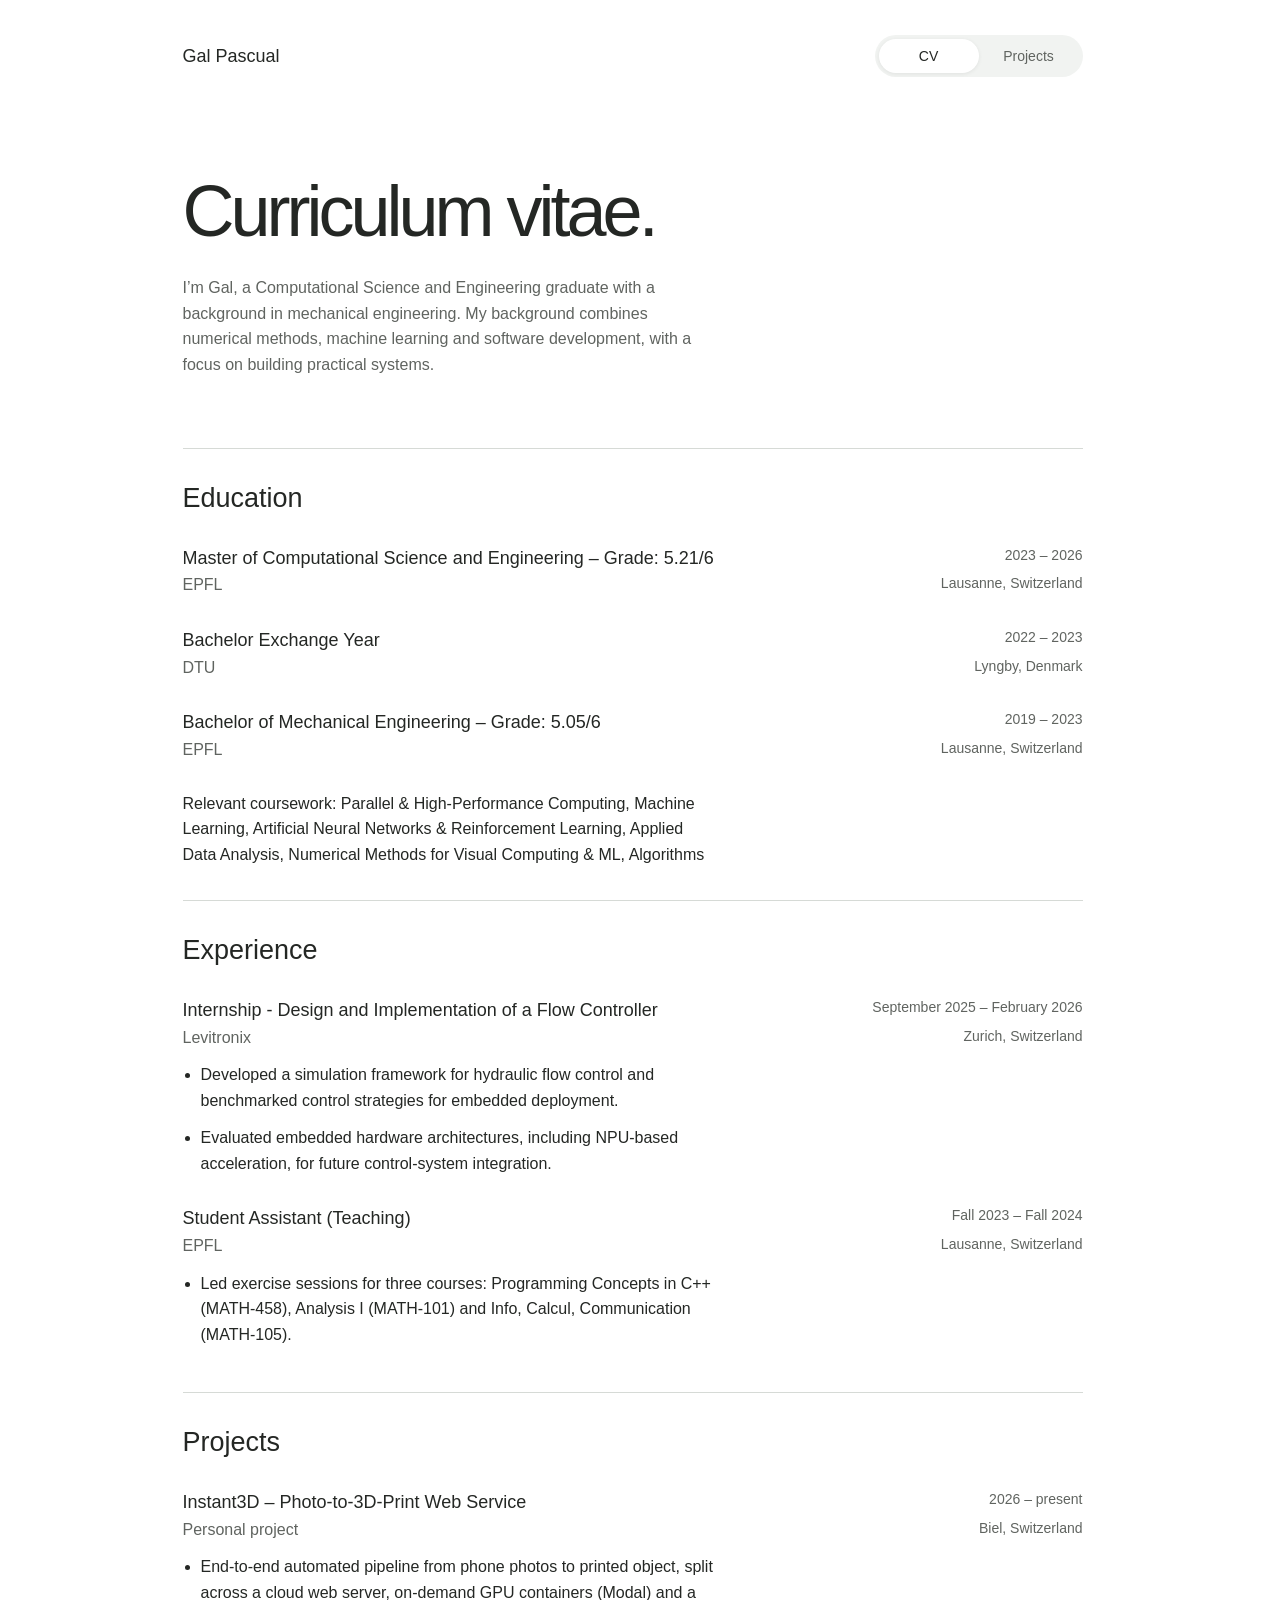
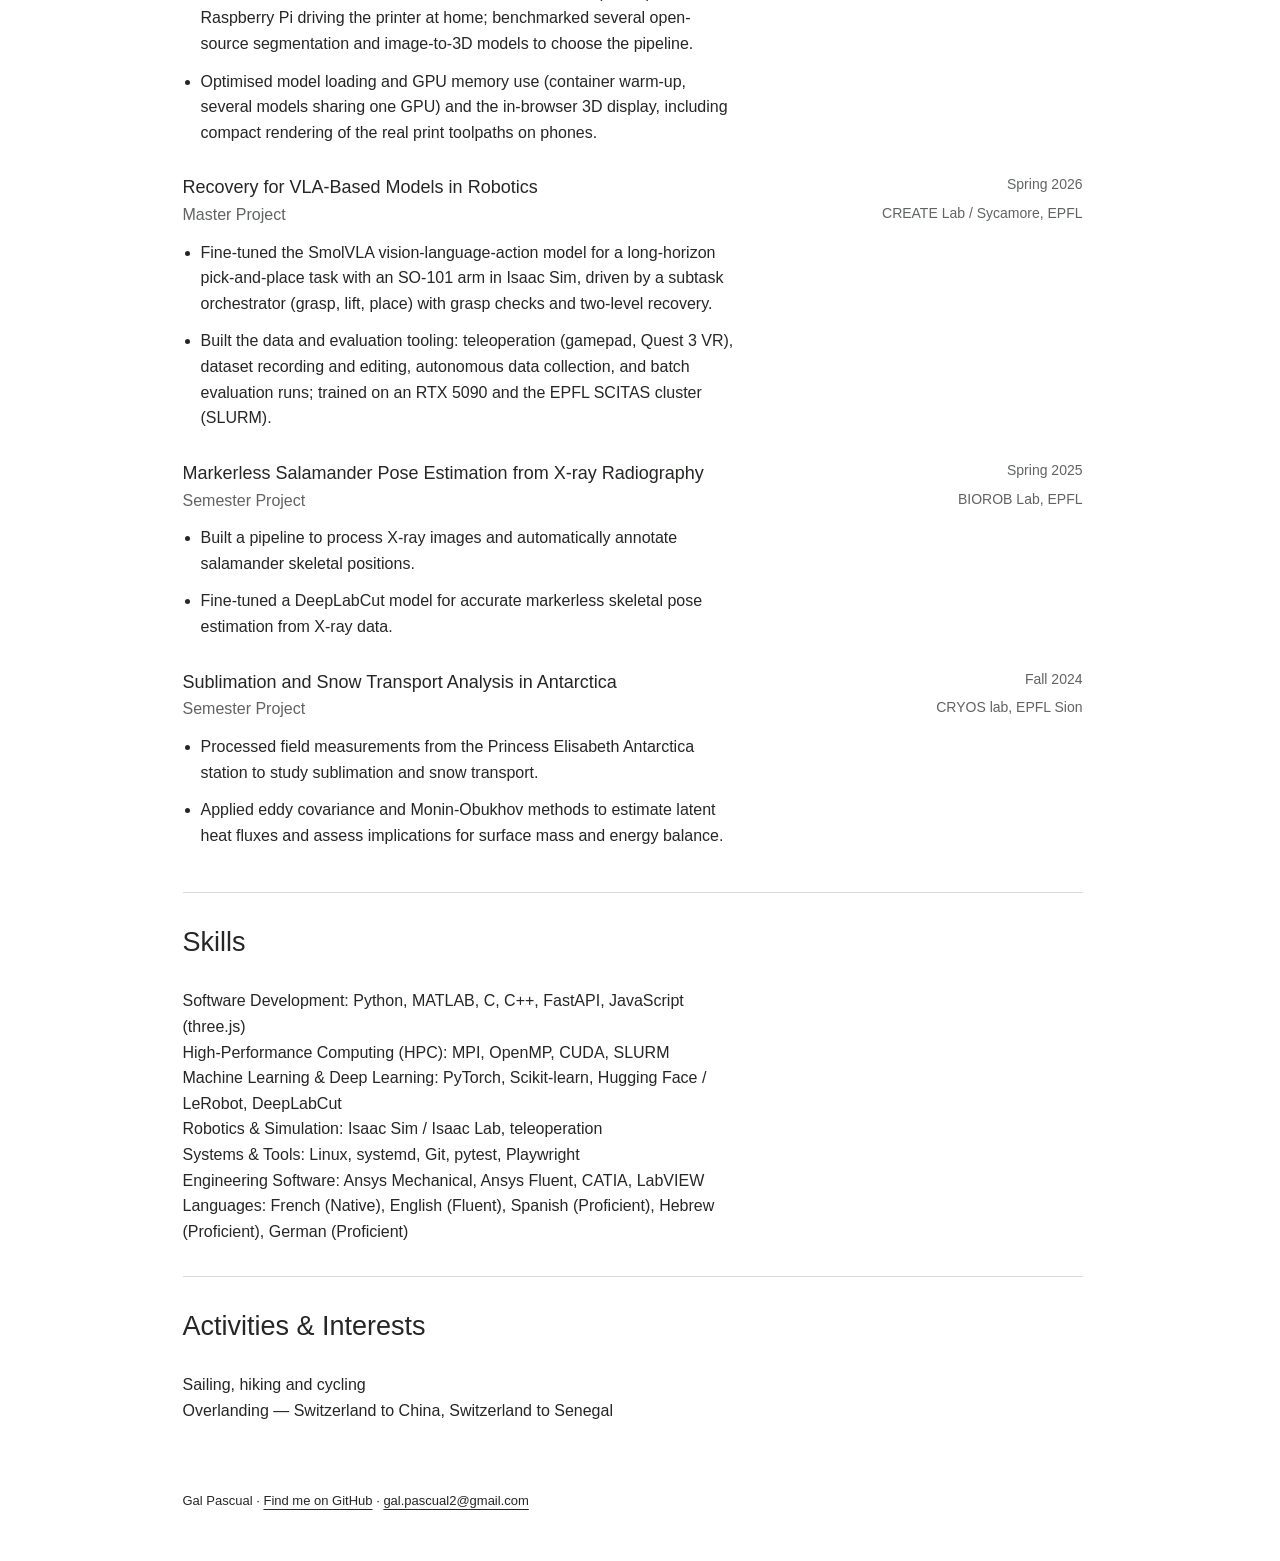
<file: index.html>
<!doctype html><html lang="en"><head><meta charset="utf-8"><meta name="viewport" content="width=device-width,initial-scale=1"><title>Gal Pascual — CV</title><link rel="canonical" href="https://galpascual.ch/cv/"><script>location.replace('cv/' + location.search + location.hash)</script><meta http-equiv="refresh" content="0;url=cv/"><style>html,body{margin:0;background:#fff}</style></head><body><noscript><a href="cv/">View CV</a></noscript></body></html>
</file>
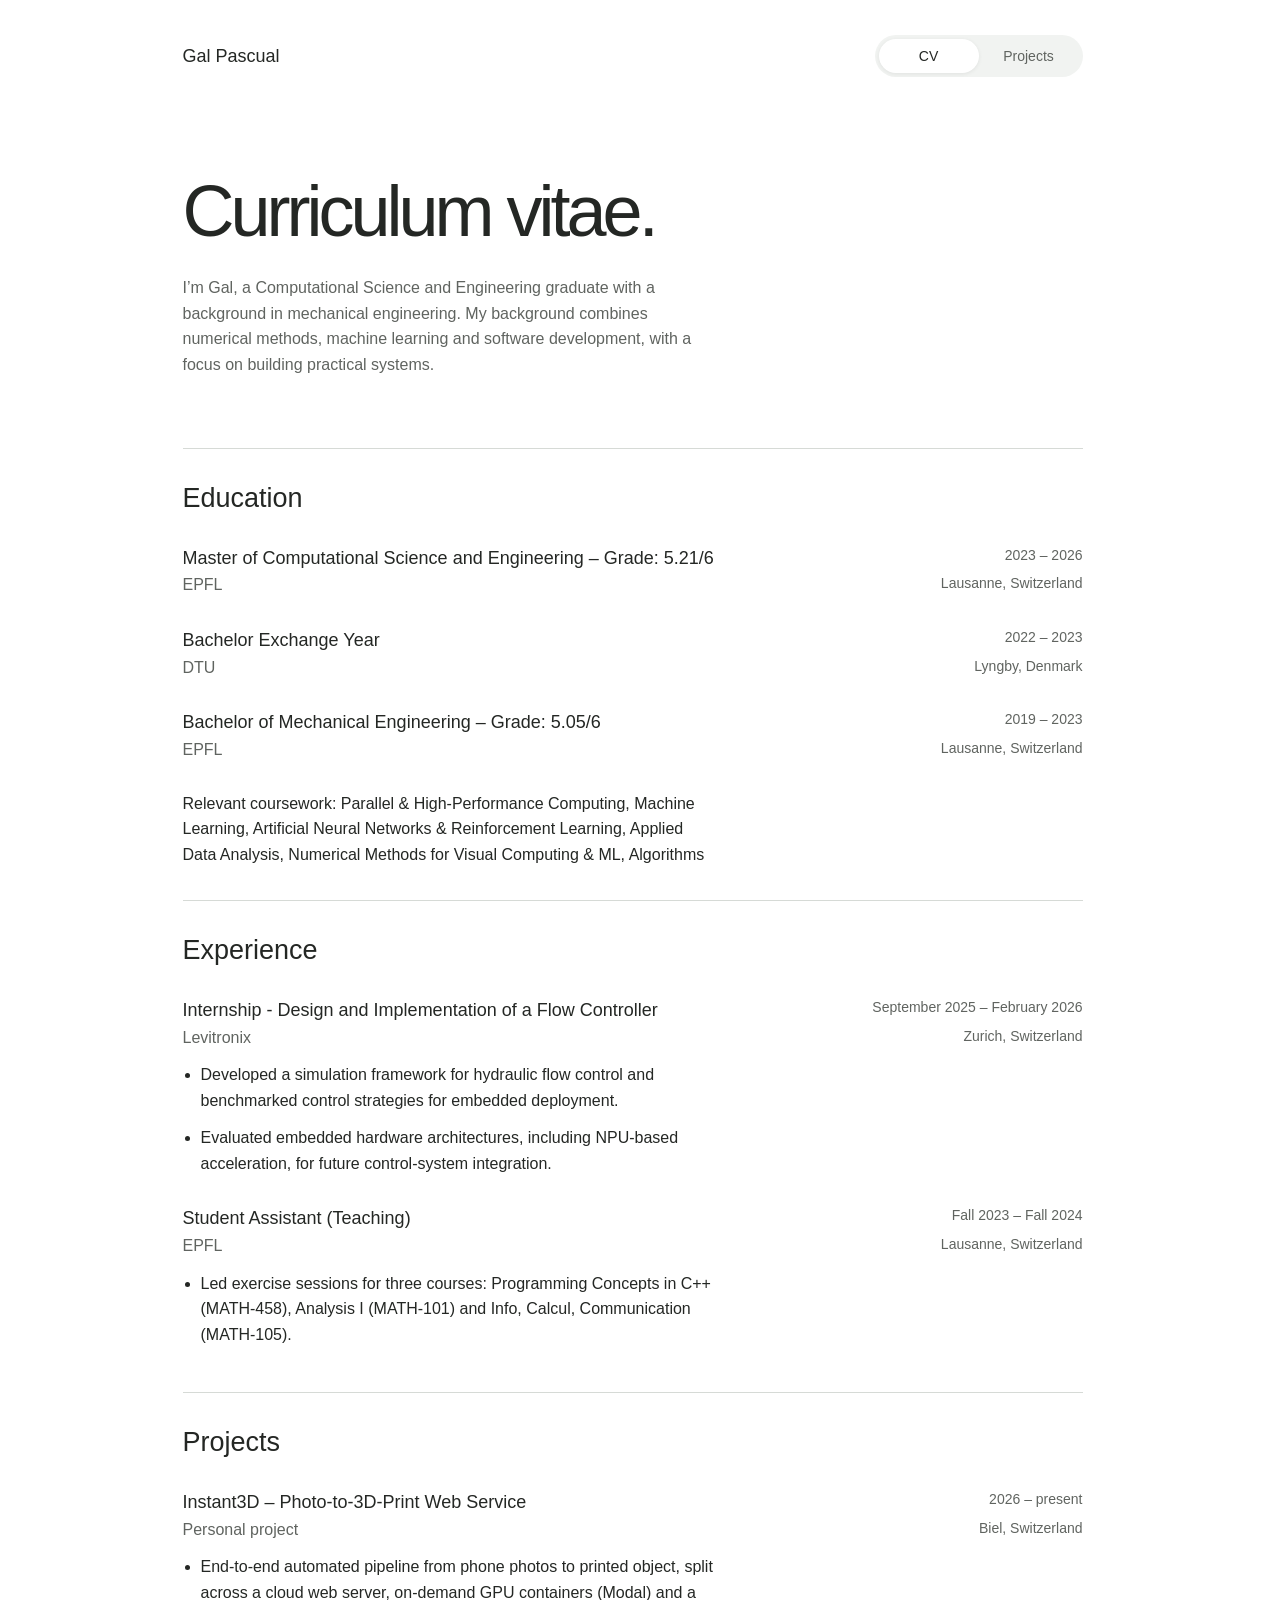
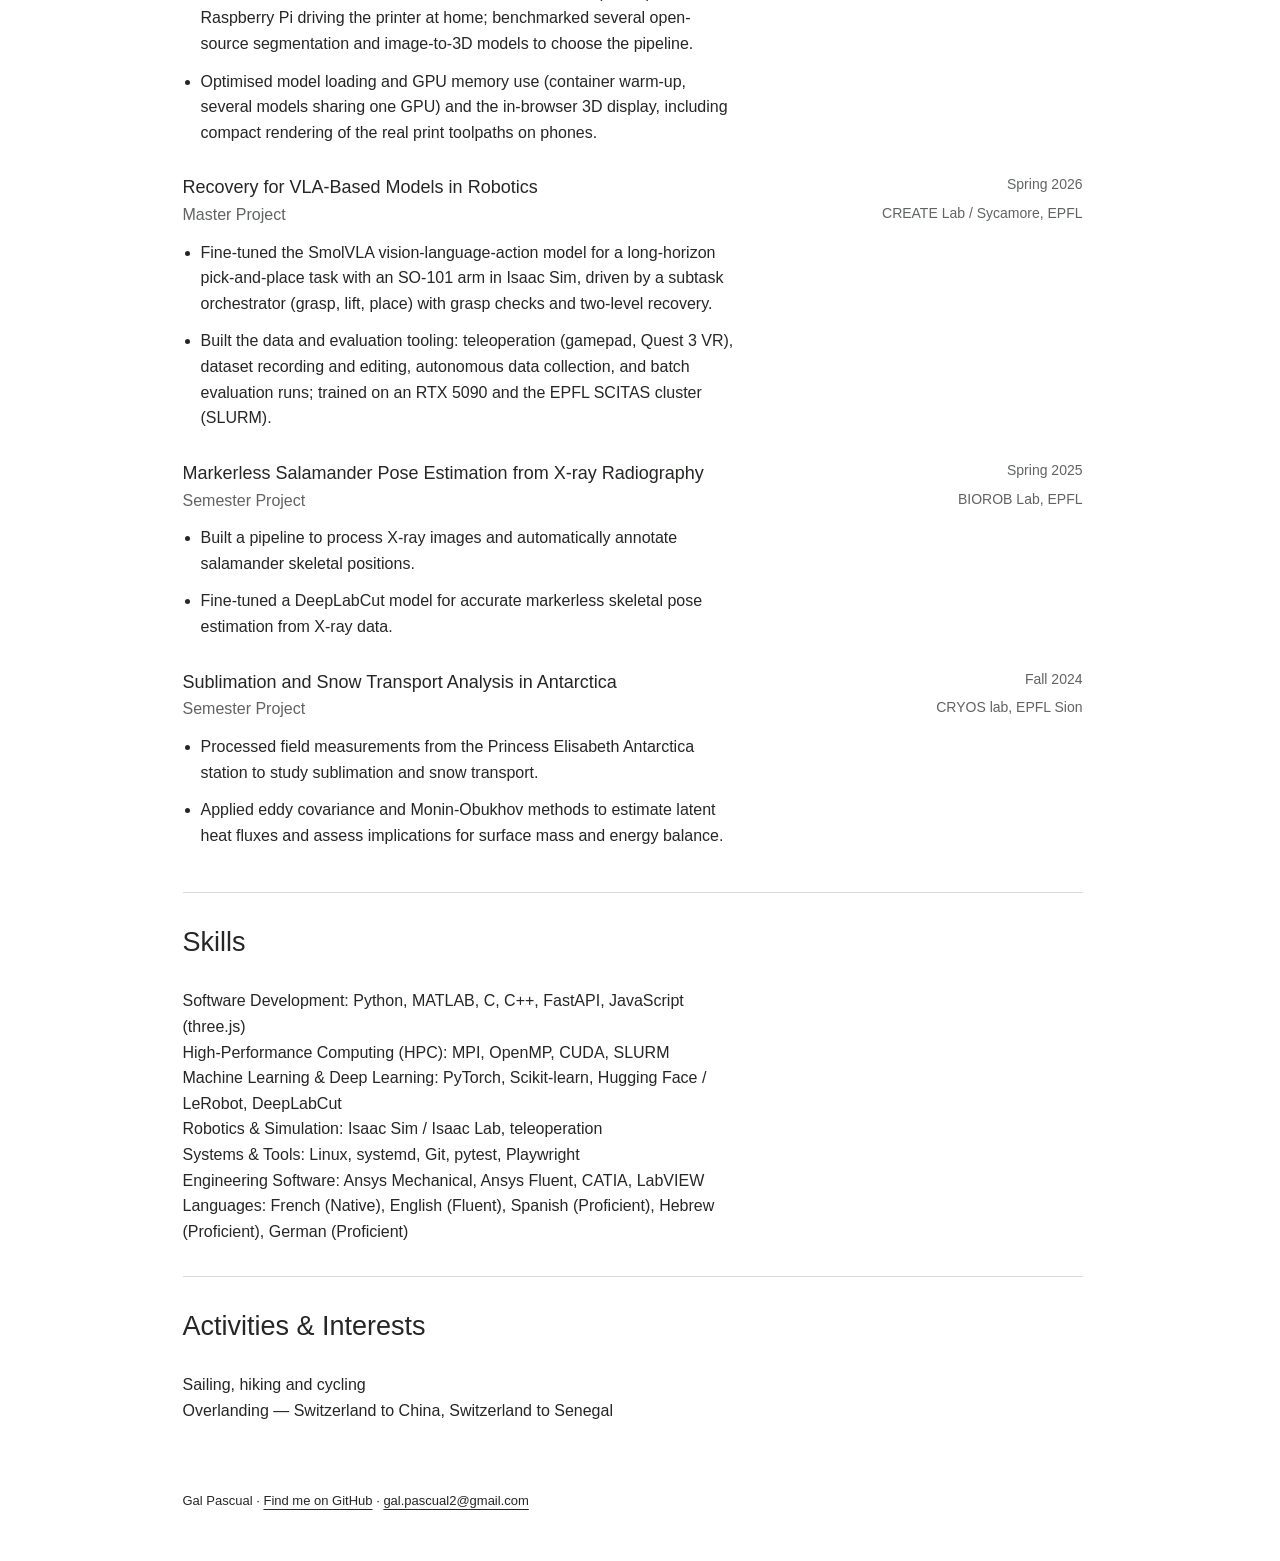
<file: cv/index.html>
<!doctype html><html lang="en"><meta charset="utf-8"><meta name="viewport" content="width=device-width, initial-scale=1"><title>Gal Pascual — CV</title><link rel="stylesheet" href="../style.css"><header class="site-header"><a class="name" href="../">Gal Pascual</a><nav class="tabs" data-active="cv" aria-label="Main navigation"><a href="./" aria-current="page">CV</a><a href="../projects/">Projects</a></nav></header><main><section class="intro"><h1>Curriculum vitae.</h1><p>I’m Gal, a Computational Science and Engineering graduate with a background in mechanical engineering. My background combines numerical methods, machine learning and software development, with a focus on building practical systems.</p></section><section class="cv-section"><h2>Education</h2><article><div class="row"><h3>Master of Computational Science and Engineering – Grade: 5.21/6</h3><span>2023 – 2026</span></div><div class="row"><p>EPFL</p><span>Lausanne, Switzerland</span></div></article><article><div class="row"><h3>Bachelor Exchange Year</h3><span>2022 – 2023</span></div><div class="row"><p>DTU</p><span>Lyngby, Denmark</span></div></article><article><div class="row"><h3>Bachelor of Mechanical Engineering – Grade: 5.05/6</h3><span>2019 – 2023</span></div><div class="row"><p>EPFL</p><span>Lausanne, Switzerland</span></div></article><p class="coursework">Relevant coursework: Parallel &amp; High-Performance Computing, Machine Learning, Artificial Neural Networks &amp; Reinforcement Learning, Applied Data Analysis, Numerical Methods for Visual Computing &amp; ML, Algorithms</p></section><section class="cv-section"><h2>Experience</h2><article><div class="row"><h3>Internship - Design and Implementation of a Flow Controller</h3><span>September 2025 – February 2026</span></div><div class="row"><p>Levitronix</p><span>Zurich, Switzerland</span></div><p class="bullet">Developed a simulation framework for hydraulic flow control and benchmarked control strategies for embedded deployment.</p><p class="bullet">Evaluated embedded hardware architectures, including NPU-based acceleration, for future control-system integration.</p></article><article><div class="row"><h3>Student Assistant (Teaching)</h3><span>Fall 2023 – Fall 2024</span></div><div class="row"><p>EPFL</p><span>Lausanne, Switzerland</span></div><p class="bullet">Led exercise sessions for three courses: Programming Concepts in C++ (MATH-458), Analysis I (MATH-101) and Info, Calcul, Communication (MATH-105).</p></article></section><section class="cv-section"><h2>Projects</h2><article><div class="row"><h3>Instant3D – Photo-to-3D-Print Web Service</h3><span>2026 – present</span></div><div class="row"><p>Personal project</p><span>Biel, Switzerland</span></div><p class="bullet">End-to-end automated pipeline from phone photos to printed object, split across a cloud web server, on-demand GPU containers (Modal) and a Raspberry Pi driving the printer at home; benchmarked several open-source segmentation and image-to-3D models to choose the pipeline.</p><p class="bullet">Optimised model loading and GPU memory use (container warm-up, several models sharing one GPU) and the in-browser 3D display, including compact rendering of the real print toolpaths on phones.</p></article><article><div class="row"><h3>Recovery for VLA-Based Models in Robotics</h3><span>Spring 2026</span></div><div class="row"><p>Master Project</p><span>CREATE Lab / Sycamore, EPFL</span></div><p class="bullet">Fine-tuned the SmolVLA vision-language-action model for a long-horizon pick-and-place task with an SO-101 arm in Isaac Sim, driven by a subtask orchestrator (grasp, lift, place) with grasp checks and two-level recovery.</p><p class="bullet">Built the data and evaluation tooling: teleoperation (gamepad, Quest 3 VR), dataset recording and editing, autonomous data collection, and batch evaluation runs; trained on an RTX 5090 and the EPFL SCITAS cluster (SLURM).</p></article><article><div class="row"><h3>Markerless Salamander Pose Estimation from X-ray Radiography</h3><span>Spring 2025</span></div><div class="row"><p>Semester Project</p><span>BIOROB Lab, EPFL</span></div><p class="bullet">Built a pipeline to process X-ray images and automatically annotate salamander skeletal positions.</p><p class="bullet">Fine-tuned a DeepLabCut model for accurate markerless skeletal pose estimation from X-ray data.</p></article><article><div class="row"><h3>Sublimation and Snow Transport Analysis in Antarctica</h3><span>Fall 2024</span></div><div class="row"><p>Semester Project</p><span>CRYOS lab, EPFL Sion</span></div><p class="bullet">Processed field measurements from the Princess Elisabeth Antarctica station to study sublimation and snow transport.</p><p class="bullet">Applied eddy covariance and Monin-Obukhov methods to estimate latent heat fluxes and assess implications for surface mass and energy balance.</p></article></section><section class="cv-section"><h2>Skills</h2><p>Software Development: Python, MATLAB, C, C++, FastAPI, JavaScript (three.js)</p><p>High-Performance Computing (HPC): MPI, OpenMP, CUDA, SLURM</p><p>Machine Learning &amp; Deep Learning: PyTorch, Scikit-learn, Hugging Face / LeRobot, DeepLabCut</p><p>Robotics &amp; Simulation: Isaac Sim / Isaac Lab, teleoperation</p><p>Systems &amp; Tools: Linux, systemd, Git, pytest, Playwright</p><p>Engineering Software: Ansys Mechanical, Ansys Fluent, CATIA, LabVIEW</p><p>Languages: French (Native), English (Fluent), Spanish (Proficient), Hebrew (Proficient), German (Proficient)</p></section><section class="cv-section"><h2>Activities &amp; Interests</h2><p>Sailing, hiking and cycling</p><p>Overlanding — Switzerland to China, Switzerland to Senegal</p><p></p></section></main><footer>Gal Pascual · <a href="https://github.com/CartmanRolex">Find me on GitHub</a> · <a href="mailto:gal.pascual2@gmail.com">gal.pascual2@gmail.com</a></footer></html>
</file>
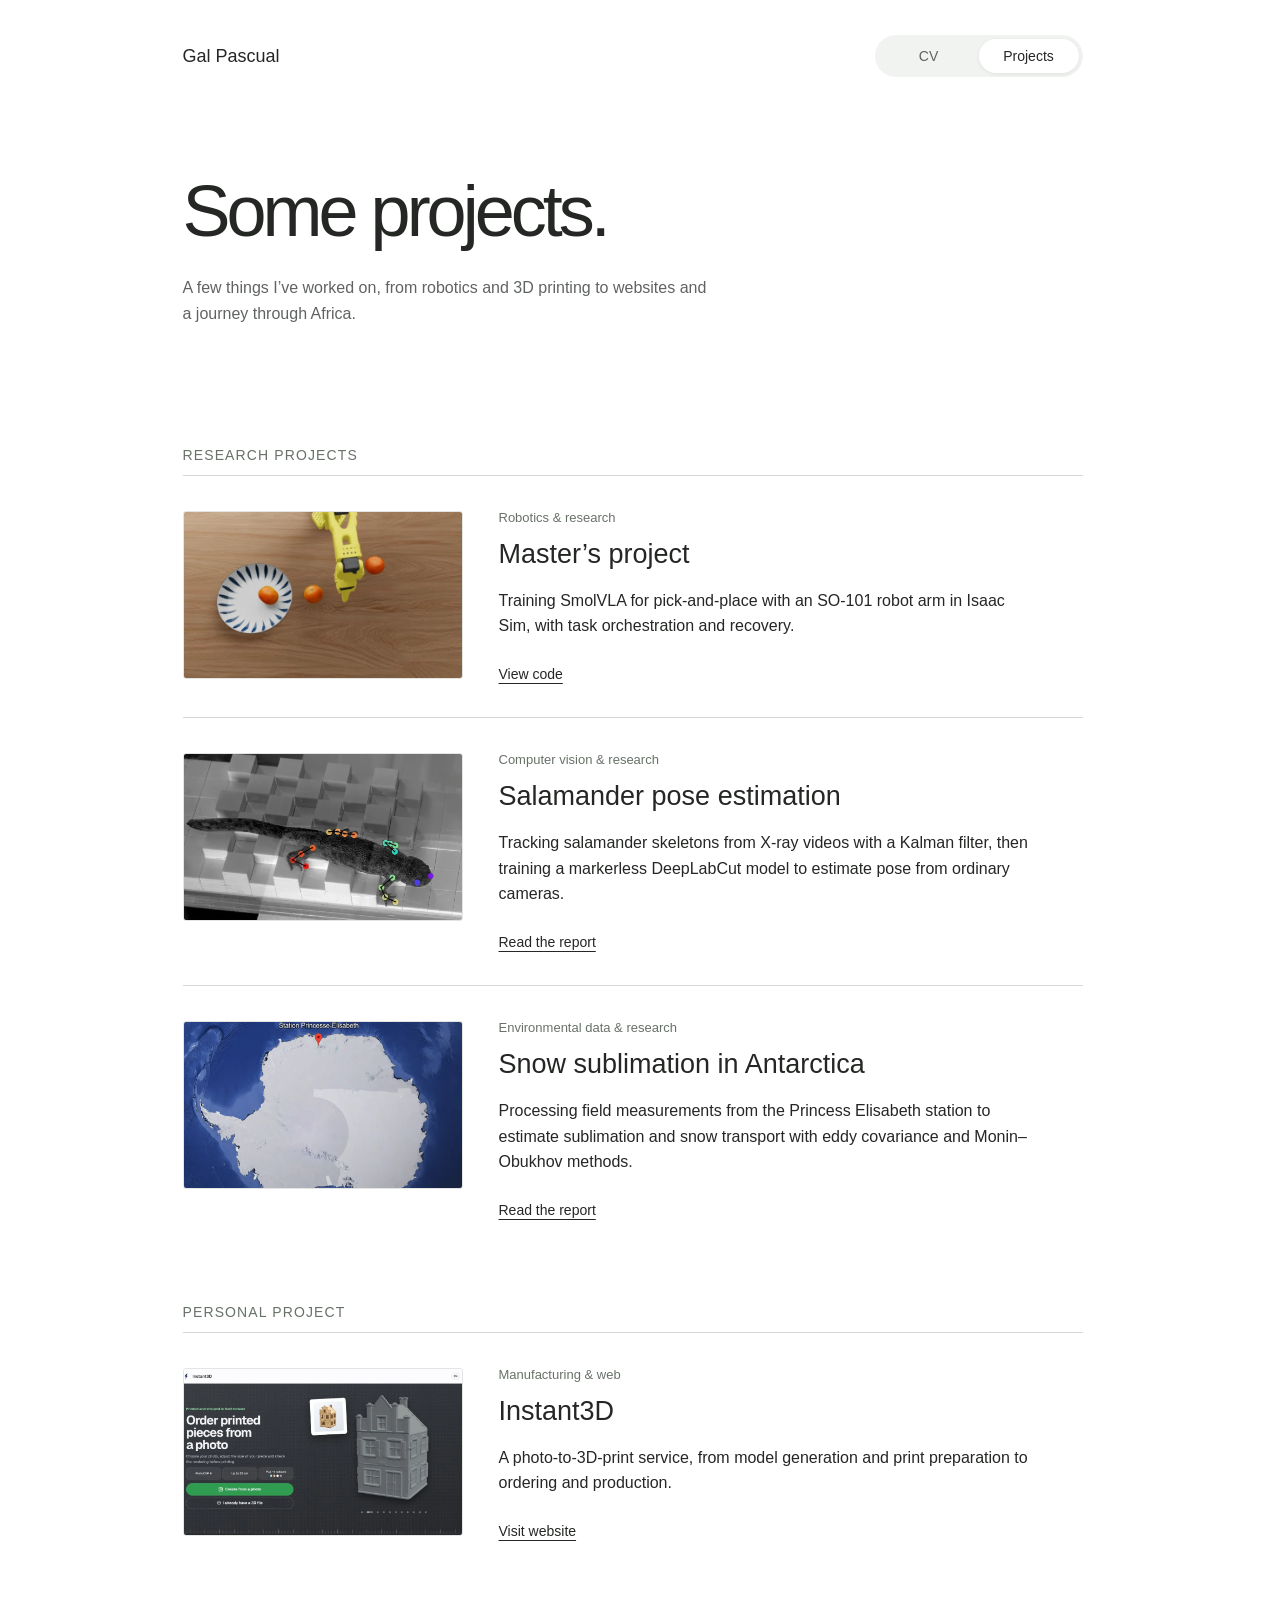
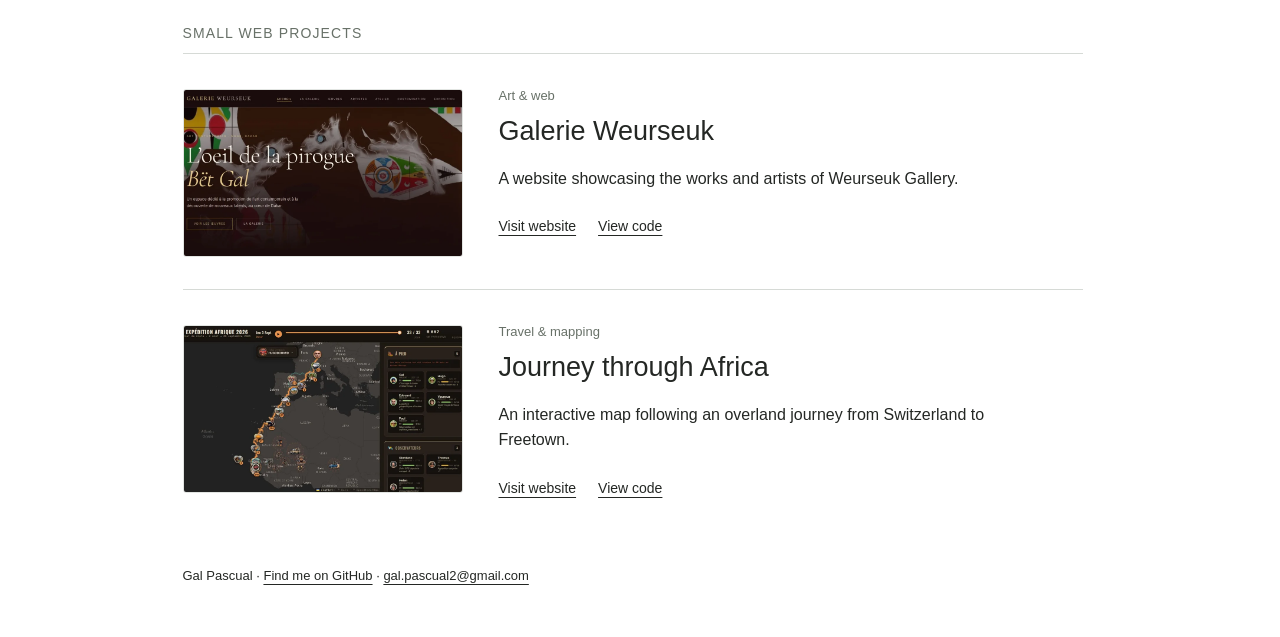
<file: projects/index.html>
<!doctype html>
<html lang="en"><meta charset="utf-8"><meta name="viewport" content="width=device-width, initial-scale=1"><title>Gal Pascual — Projects</title><meta name="description" content="Selected projects by Gal Pascual in robotics, web development and 3D printing."><link rel="stylesheet" href="../style.css"><header class="site-header"><a class="name" href="../">Gal Pascual</a><nav class="tabs" data-active="projects" aria-label="Main navigation"><a href="../cv/">CV</a><a href="./" aria-current="page">Projects</a></nav></header><main><section class="intro"><h1>Some projects.</h1><p>A few things I’ve worked on, from robotics and 3D printing to websites and a journey through Africa.</p></section><section class="projects project-group" aria-label="Research projects"><h2 class="group-title">Research projects</h2><article class="project"><a class="project-preview" href="https://github.com/CartmanRolex/MasterProject"><img src="../assets/master.webp" alt="SO-101 robot arm in the Isaac Sim environment" width="1000" height="600" loading="lazy"></a><div class="project-copy"><div><span class="category">Robotics & research</span><h2>Master’s project</h2></div><div><p>Training SmolVLA for pick-and-place with an SO-101 robot arm in Isaac Sim, with task orchestration and recovery. </p><div class="links"><a href="https://github.com/CartmanRolex/MasterProject">View code</a></div></div></div></article>
<article class="project"><a class="project-preview" href="../reports/salamander-pose-estimation.pdf"><img src="../assets/salamander.webp" alt="Salamander on blocky terrain with predicted skeleton landmarks" width="1000" height="600" loading="lazy"></a><div class="project-copy"><div><span class="category">Computer vision & research</span><h2>Salamander pose estimation</h2></div><div><p>Tracking salamander skeletons from X-ray videos with a Kalman filter, then training a markerless DeepLabCut model to estimate pose from ordinary cameras.</p><div class="links"><a href="../reports/salamander-pose-estimation.pdf">Read the report</a></div></div></div></article>
<article class="project"><a class="project-preview" href="../reports/antarctica-sublimation-snow-transport.pdf"><img src="../assets/antarctica.webp" alt="Map of Antarctica showing the Princess Elisabeth station" width="1000" height="600" loading="lazy"></a><div class="project-copy"><div><span class="category">Environmental data & research</span><h2>Snow sublimation in Antarctica</h2></div><div><p>Processing field measurements from the Princess Elisabeth station to estimate sublimation and snow transport with eddy covariance and Monin–Obukhov methods.</p><div class="links"><a href="../reports/antarctica-sublimation-snow-transport.pdf">Read the report</a></div></div></div></article></section>
<section class="projects project-group" aria-label="Personal project"><h2 class="group-title">Personal project</h2><article class="project"><a class="project-preview" href="https://instant3d.ch/"><img src="../assets/instant3d.webp" alt="Instant3D photo-to-print website" width="1000" height="600" loading="lazy"></a><div class="project-copy"><div><span class="category">Manufacturing & web</span><h2>Instant3D</h2></div><div><p>A photo-to-3D-print service, from model generation and print preparation to ordering and production.</p><div class="links"><a href="https://instant3d.ch/">Visit website</a></div></div></div></article></section>
<section class="projects project-group" aria-label="Small web projects"><h2 class="group-title">Small web projects</h2><article class="project"><a class="project-preview" href="https://galerieweurseuk.com/"><img src="../assets/nalla.webp" alt="Weurseuk Gallery website" width="1000" height="600" loading="lazy"></a><div class="project-copy"><div><span class="category">Art & web</span><h2>Galerie Weurseuk</h2></div><div><p>A website showcasing the works and artists of Weurseuk Gallery.</p><div class="links"><a href="https://galerieweurseuk.com/">Visit website</a><a href="https://github.com/CartmanRolex/Galerie-Weurseuk">View code</a></div></div></div></article>
<article class="project"><a class="project-preview" href="https://cartmanrolex.github.io/AfricaTrip/"><img src="../assets/africa.webp" alt="Interactive map of the journey through Africa" width="1000" height="600" loading="lazy"></a><div class="project-copy"><div><span class="category">Travel & mapping</span><h2>Journey through Africa</h2></div><div><p>An interactive map following an overland journey from Switzerland to Freetown.</p><div class="links"><a href="https://cartmanrolex.github.io/AfricaTrip/">Visit website</a><a href="https://github.com/CartmanRolex/AfricaTrip">View code</a></div></div></div></article></section>
</main><footer>Gal Pascual · <a href="https://github.com/CartmanRolex">Find me on GitHub</a> · <a href="mailto:gal.pascual2@gmail.com">gal.pascual2@gmail.com</a></footer></html>
</file>
<file: style.css>
*{box-sizing:border-box}html{overflow-y:scroll;scrollbar-gutter:stable}body{margin:0;background:#fff;color:#242724;font:16px/1.6 Arial,sans-serif}a{color:inherit;text-underline-offset:4px}a:hover{text-decoration-thickness:2px}a:focus-visible{outline:3px solid #41624c;outline-offset:5px}.site-header,main,footer{width:calc(100% - 48px);max-width:900px;margin:0 auto}.site-header{height:112px;display:flex;align-items:center;justify-content:space-between}.name{font-size:18px;text-decoration:none}.tabs{position:relative;display:grid;grid-template-columns:100px 100px;background:#f1f3f1;border-radius:24px;padding:4px;isolation:isolate}.tabs:before{content:'';position:absolute;top:4px;bottom:4px;left:4px;width:100px;background:white;border-radius:20px;box-shadow:0 1px 4px #00000012;z-index:-1}.tabs[data-active=projects]:before{transform:translateX(100px)}.tabs a{text-align:center;padding:6px 10px;font-size:14px;text-decoration:none;color:#606460}.tabs a[aria-current]{color:#242724}.intro{padding:60px 0 70px}h1,h2,h3,p{margin:0}h1{font-size:72px;line-height:1.1;letter-spacing:-4px;font-weight:400}p{line-height:1.6;max-width:60ch}.intro p{margin-top:24px;color:#606460}.project{display:grid;grid-template-columns:1fr 1.1fr;padding:32px 0;border-top:1px solid #d6dad6;gap:36px}.project h2,.cv-section h2{font-size:27px;font-weight:400;line-height:1.3}.category{display:block;font-size:13px;color:#687168;margin-bottom:16px}.links{display:flex;gap:22px;margin-top:24px;font-size:14px}footer{padding:35px 0 50px;font-size:13px}.cv-section{border-top:1px solid #d6dad6;padding:32px 0}.cv-section h2{margin-bottom:28px}.cv-section article{margin-bottom:28px}.cv-section article:last-child{margin-bottom:0}.row{display:flex;justify-content:space-between;gap:25px}.row h3{font-size:18px;font-weight:400;line-height:1.6}.row span{flex-shrink:0;color:#606460;font-size:14px}.row p{color:#606460}.bullet{margin:12px 0 12px 18px;display:list-item;list-style:disc}.contact{margin-top:20px;font-size:14px}.contact a{margin-right:22px}@media(max-width:760px){.site-header{height:96px}.tabs{grid-template-columns:80px 80px}.tabs:before{width:80px}.tabs[data-active=projects]:before{transform:translateX(80px)}.intro{padding:38px 0}.intro h1{font-size:48px;letter-spacing:-2px}.project{display:block}.project p{margin-top:16px}.row{display:block}.row span{display:block;margin:4px 0}.row h3{max-width:60ch}}@media(prefers-reduced-motion:no-preference){@view-transition{navigation:auto}.tabs:before{view-transition-name:tab-indicator}.site-header{view-transition-name:site-header}}

.coursework{margin-top:28px}footer a{display:inline-block}

.project{grid-template-columns:280px minmax(0,1fr);gap:36px;align-items:start}.project-preview{display:block;margin-top:3px}.project-preview img{display:block;width:100%;height:auto;aspect-ratio:5/3;object-fit:cover;border:1px solid #e2e5e2;border-radius:3px}.project-copy h2{margin-bottom:16px}.project-copy .category{margin-bottom:8px}@media(max-width:760px){.project-preview{max-width:400px;margin:0 0 24px}.project-copy p{margin-top:0}}

/* Keep navigation visible while reading either page. */
.site-header{position:sticky;top:0;z-index:20;background:#fff;box-shadow:0 0 0 24px #fff}

/* Project groups */
.project-group{margin-top:48px}.project-group:first-of-type{margin-top:0}.group-title{font-size:14px;font-weight:400;letter-spacing:.08em;text-transform:uppercase;color:#687168;margin-bottom:8px}
</file>
